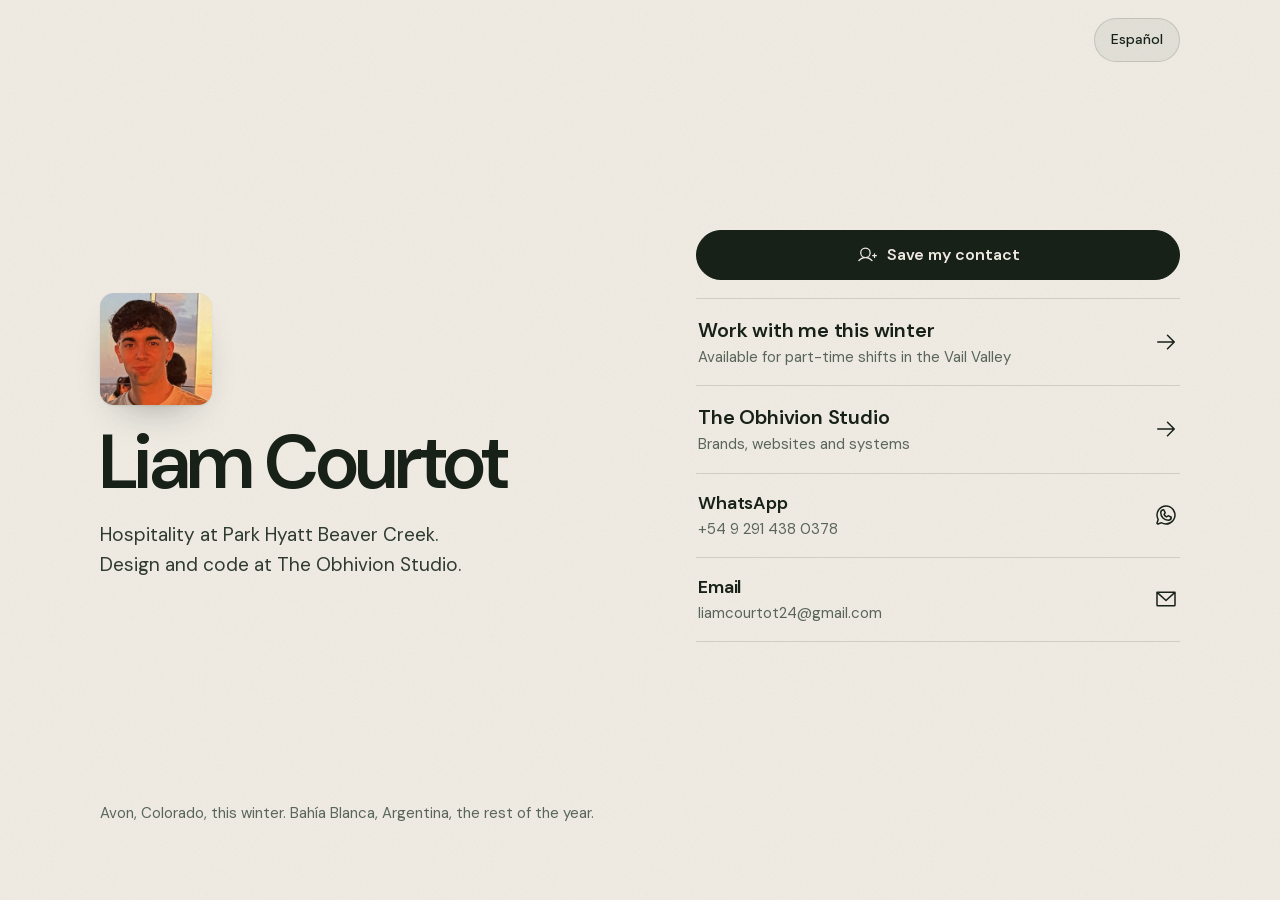
<file: index.html>
<!doctype html>
<html lang="en">
<head>
<meta charset="utf-8">
<meta name="viewport" content="width=device-width, initial-scale=1, viewport-fit=cover">
<title>Liam Courtot</title>
<meta name="description" content="Liam Courtot. Hospitality at Park Hyatt Beaver Creek, design and code at The Obhivion Studio.">
<meta name="theme-color" content="#F2EEE6" media="(prefers-color-scheme: light)">
<meta name="theme-color" content="#172118" media="(prefers-color-scheme: dark)">
<link rel="icon" href="assets/favicon.svg" type="image/svg+xml">
<link rel="preload" href="assets/fonts/dm-sans-400-700-latin.woff2" as="font" type="font/woff2" crossorigin>
<link rel="apple-touch-icon" href="assets/apple-touch-icon.png">
<link rel="stylesheet" href="assets/site.css">
<meta property="og:title" content="Liam Courtot">
<meta property="og:description" content="Liam Courtot. Hospitality at Park Hyatt Beaver Creek, design and code at The Obhivion Studio.">
<meta property="og:type" content="website">
<link rel="canonical" href="https://liamcourtot.github.io/">
<meta property="og:url" content="https://liamcourtot.github.io/">
<meta property="og:image" content="https://liamcourtot.github.io/assets/og.jpg">
<meta name="twitter:card" content="summary_large_image">
<script>(function(){var s;try{s=localStorage.getItem('lang')}catch(e){}document.documentElement.lang=s||((navigator.language||'').toLowerCase().indexOf('es')===0?'es':'en')})();</script>
<style>
  .hub { display: grid; gap: 36px; padding-block: 28px 8px; }
  .id { display: grid; gap: 18px; align-content: start; }
  .avatar { width: 112px; height: 112px; border-radius: var(--r); object-fit: cover; object-position: 50% 30%; box-shadow: var(--shadow); background: var(--paper-2); }
  .id h1 { font-size: clamp(44px, 11vw, 76px); letter-spacing: -.035em; }
  .role { font-size: 19px; color: var(--ink-soft); max-width: 30ch; }
  .actions { display: grid; gap: 18px; align-content: start; }
  .rows { display: grid; border-top: 1px solid var(--line); }
  .row {
    display: grid; grid-template-columns: minmax(0, 1fr) auto; align-items: center; gap: 4px 16px;
    padding: 16px 2px; min-height: 64px; text-decoration: none; border-bottom: 1px solid var(--line);
  }
  .row b { display: block; font-weight: 600; font-size: 18px; letter-spacing: -.01em; }
  .row span { display: block; color: var(--muted); font-size: 15px; overflow-wrap: anywhere; }
  .row .icon { width: 24px; height: 24px; color: var(--ink); transition: transform .2s cubic-bezier(.16, 1, .3, 1); }
  .row:hover b { text-decoration: underline; text-underline-offset: 4px; text-decoration-thickness: 1px; }
  .row:hover .go { transform: translateX(3px); }
  .row.lead b { font-size: 20px; }
  @media (min-width: 900px) {
    .hub { grid-template-columns: 1.1fr 1fr; gap: 64px; padding-block: 72px 24px; align-items: start; }
    .hub { align-items: center; min-height: calc(100dvh - 200px); }
  }
</style>
</head>
<body data-page="hub" data-title-en="Liam Courtot" data-title-es="Liam Courtot">
<svg xmlns="http://www.w3.org/2000/svg" width="0" height="0" style="position:absolute" aria-hidden="true" focusable="false">
<symbol id="ic-wa" viewBox="0 0 256 256"><path d="M187.58,144.84l-32-16a8,8,0,0,0-8,.5l-14.69,9.8a40.55,40.55,0,0,1-16-16l9.8-14.69a8,8,0,0,0,.5-8l-16-32A8,8,0,0,0,104,64a40,40,0,0,0-40,40,88.1,88.1,0,0,0,88,88,40,40,0,0,0,40-40A8,8,0,0,0,187.58,144.84ZM152,176a72.08,72.08,0,0,1-72-72A24,24,0,0,1,99.29,80.46l11.48,23L101,118a8,8,0,0,0-.73,7.51,56.47,56.47,0,0,0,30.15,30.15A8,8,0,0,0,138,155l14.61-9.74,23,11.48A24,24,0,0,1,152,176ZM128,24A104,104,0,0,0,36.18,176.88L24.83,210.93a16,16,0,0,0,20.24,20.24l34.05-11.35A104,104,0,1,0,128,24Zm0,192a87.87,87.87,0,0,1-44.06-11.81,8,8,0,0,0-6.54-.67L40,216,52.47,178.6a8,8,0,0,0-.66-6.54A88,88,0,1,1,128,216Z"/></symbol>
<symbol id="ic-mail" viewBox="0 0 256 256"><path d="M224,48H32a8,8,0,0,0-8,8V192a16,16,0,0,0,16,16H216a16,16,0,0,0,16-16V56A8,8,0,0,0,224,48ZM203.43,64,128,133.15,52.57,64ZM216,192H40V74.19l82.59,75.71a8,8,0,0,0,10.82,0L216,74.19V192Z"/></symbol>
<symbol id="ic-phone" viewBox="0 0 256 256"><path d="M222.37,158.46l-47.11-21.11-.13-.06a16,16,0,0,0-15.17,1.4,8.12,8.12,0,0,0-.75.56L134.87,160c-15.42-7.49-31.34-23.29-38.83-38.51l20.78-24.71c.2-.25.39-.5.57-.77a16,16,0,0,0,1.32-15.06l0-.12L97.54,33.64a16,16,0,0,0-16.62-9.52A56.26,56.26,0,0,0,32,80c0,79.4,64.6,144,144,144a56.26,56.26,0,0,0,55.88-48.92A16,16,0,0,0,222.37,158.46ZM176,208A128.14,128.14,0,0,1,48,80,40.2,40.2,0,0,1,82.87,40a.61.61,0,0,0,0,.12l21,47L83.2,111.86a6.13,6.13,0,0,0-.57.77,16,16,0,0,0-1,15.7c9.06,18.53,27.73,37.06,46.46,46.11a16,16,0,0,0,15.75-1.14,8.44,8.44,0,0,0,.74-.56L168.89,152l47,21.05h0s.08,0,.11,0A40.21,40.21,0,0,1,176,208Z"/></symbol>
<symbol id="ic-li" viewBox="0 0 256 256"><path d="M216,24H40A16,16,0,0,0,24,40V216a16,16,0,0,0,16,16H216a16,16,0,0,0,16-16V40A16,16,0,0,0,216,24Zm0,192H40V40H216V216ZM96,112v64a8,8,0,0,1-16,0V112a8,8,0,0,1,16,0Zm88,28v36a8,8,0,0,1-16,0V140a20,20,0,0,0-40,0v36a8,8,0,0,1-16,0V112a8,8,0,0,1,15.79-1.78A36,36,0,0,1,184,140ZM100,84A12,12,0,1,1,88,72,12,12,0,0,1,100,84Z"/></symbol>
<symbol id="ic-ig" viewBox="0 0 256 256"><path d="M128,80a48,48,0,1,0,48,48A48.05,48.05,0,0,0,128,80Zm0,80a32,32,0,1,1,32-32A32,32,0,0,1,128,160ZM176,24H80A56.06,56.06,0,0,0,24,80v96a56.06,56.06,0,0,0,56,56h96a56.06,56.06,0,0,0,56-56V80A56.06,56.06,0,0,0,176,24Zm40,152a40,40,0,0,1-40,40H80a40,40,0,0,1-40-40V80A40,40,0,0,1,80,40h96a40,40,0,0,1,40,40ZM192,76a12,12,0,1,1-12-12A12,12,0,0,1,192,76Z"/></symbol>
<symbol id="ic-user" viewBox="0 0 256 256"><path d="M256,136a8,8,0,0,1-8,8H232v16a8,8,0,0,1-16,0V144H200a8,8,0,0,1,0-16h16V112a8,8,0,0,1,16,0v16h16A8,8,0,0,1,256,136Zm-57.87,58.85a8,8,0,0,1-12.26,10.3C165.75,181.19,138.09,168,108,168s-57.75,13.19-77.87,37.15a8,8,0,0,1-12.25-10.3c14.94-17.78,33.52-30.41,54.17-37.17a68,68,0,1,1,71.9,0C164.6,164.44,183.18,177.07,198.13,194.85ZM108,152a52,52,0,1,0-52-52A52.06,52.06,0,0,0,108,152Z"/></symbol>
<symbol id="ic-dl" viewBox="0 0 256 256"><path d="M224,144v64a8,8,0,0,1-8,8H40a8,8,0,0,1-8-8V144a8,8,0,0,1,16,0v56H208V144a8,8,0,0,1,16,0Zm-101.66,5.66a8,8,0,0,0,11.32,0l40-40a8,8,0,0,0-11.32-11.32L136,124.69V32a8,8,0,0,0-16,0v92.69L93.66,98.34a8,8,0,0,0-11.32,11.32Z"/></symbol>
<symbol id="ic-up" viewBox="0 0 256 256"><path d="M200,64V168a8,8,0,0,1-16,0V83.31L69.66,197.66a8,8,0,0,1-11.32-11.32L172.69,72H88a8,8,0,0,1,0-16H192A8,8,0,0,1,200,64Z"/></symbol>
<symbol id="ic-arrow" viewBox="0 0 256 256"><path d="M221.66,133.66l-72,72a8,8,0,0,1-11.32-11.32L196.69,136H40a8,8,0,0,1,0-16H196.69L138.34,61.66a8,8,0,0,1,11.32-11.32l72,72A8,8,0,0,1,221.66,133.66Z"/></symbol>
<symbol id="ic-chat" viewBox="0 0 256 256"><path d="M216,48H40A16,16,0,0,0,24,64V224a15.85,15.85,0,0,0,9.24,14.5A16.13,16.13,0,0,0,40,240a15.89,15.89,0,0,0,10.25-3.78l.09-.07L83,208H216a16,16,0,0,0,16-16V64A16,16,0,0,0,216,48ZM40,224h0ZM216,192H80a8,8,0,0,0-5.23,1.95L40,224V64H216ZM88,112a8,8,0,0,1,8-8h64a8,8,0,0,1,0,16H96A8,8,0,0,1,88,112Zm0,32a8,8,0,0,1,8-8h64a8,8,0,1,1,0,16H96A8,8,0,0,1,88,144Z"/></symbol>
</svg>

<a class="skip" href="#main">Skip to content</a>
<header class="bar"><div class="wrap"><span></span><button id="lang" class="lang" type="button">Español</button></div></header>

<main id="main" class="wrap hub">
  <section class="id">
    <img class="avatar rise" style="--i:0" src="assets/liam-hub.jpg" width="112" height="112" alt="Liam Courtot">
    <h1 class="rise" style="--i:1">Liam Courtot</h1>
    <p class="role rise" style="--i:2">
      <span data-l="en">Hospitality at Park Hyatt Beaver Creek. Design and code at The Obhivion Studio.</span>
      <span data-l="es">Hospitalidad en el Park Hyatt Beaver Creek. Diseño y código en The Obhivion Studio.</span>
    </p>
  </section>

  <div class="actions">
    <a class="btn primary block rise" style="--i:3" href="liam-courtot.vcf" download="Liam Courtot.vcf">
      <svg class="icon" aria-hidden="true"><use href="#ic-user"/></svg>
      <span data-l="en">Save my contact</span><span data-l="es">Guardar mi contacto</span>
    </a>
    <nav class="rows rise" style="--i:4" aria-label="Links">
      <a class="row lead" href="work/">
        <div><b data-l="en">Work with me this winter</b><b data-l="es">Trabajar conmigo este invierno</b>
          <span data-l="en">Available for part-time shifts in the Vail Valley</span><span data-l="es">Disponible para turnos part-time en el Vail Valley</span></div>
        <svg class="icon go" aria-hidden="true"><use href="#ic-arrow"/></svg>
      </a>
      <a class="row lead" href="studio/" data-studio>
        <div><b>The Obhivion Studio</b>
          <span data-l="en">Brands, websites and systems</span><span data-l="es">Marcas, webs y sistemas</span></div>
        <svg class="icon go" aria-hidden="true"><use href="#ic-arrow"/></svg>
      </a>
      <a class="row" data-msg data-if="whatsapp" href="#">
        <div><b>WhatsApp</b><span data-wa-text></span></div>
        <svg class="icon" aria-hidden="true"><use href="#ic-wa"/></svg>
      </a>
      <a class="row" data-email href="#">
        <div><b>Email</b><span data-email-text></span></div>
        <svg class="icon" aria-hidden="true"><use href="#ic-mail"/></svg>
      </a>
      <a class="row" data-if="instagram" href="#" hidden>
        <div><b>Instagram</b><span data-handle></span></div>
        <svg class="icon" aria-hidden="true"><use href="#ic-ig"/></svg>
      </a>
      <a class="row" data-if="linkedin" href="#" hidden>
        <div><b>LinkedIn</b><span>Liam Courtot</span></div>
        <svg class="icon" aria-hidden="true"><use href="#ic-li"/></svg>
      </a>
    </nav>
  </div>
</main>

<footer class="foot"><div class="wrap">
  <span data-l="en">Avon, Colorado, this winter. Bahía Blanca, Argentina, the rest of the year.</span>
  <span data-l="es">Avon, Colorado, este invierno. Bahía Blanca, Argentina, el resto del año.</span>
</div></footer>

<script src="assets/config.js"></script>
<script src="assets/site.js"></script>
</body>
</html>
</file>
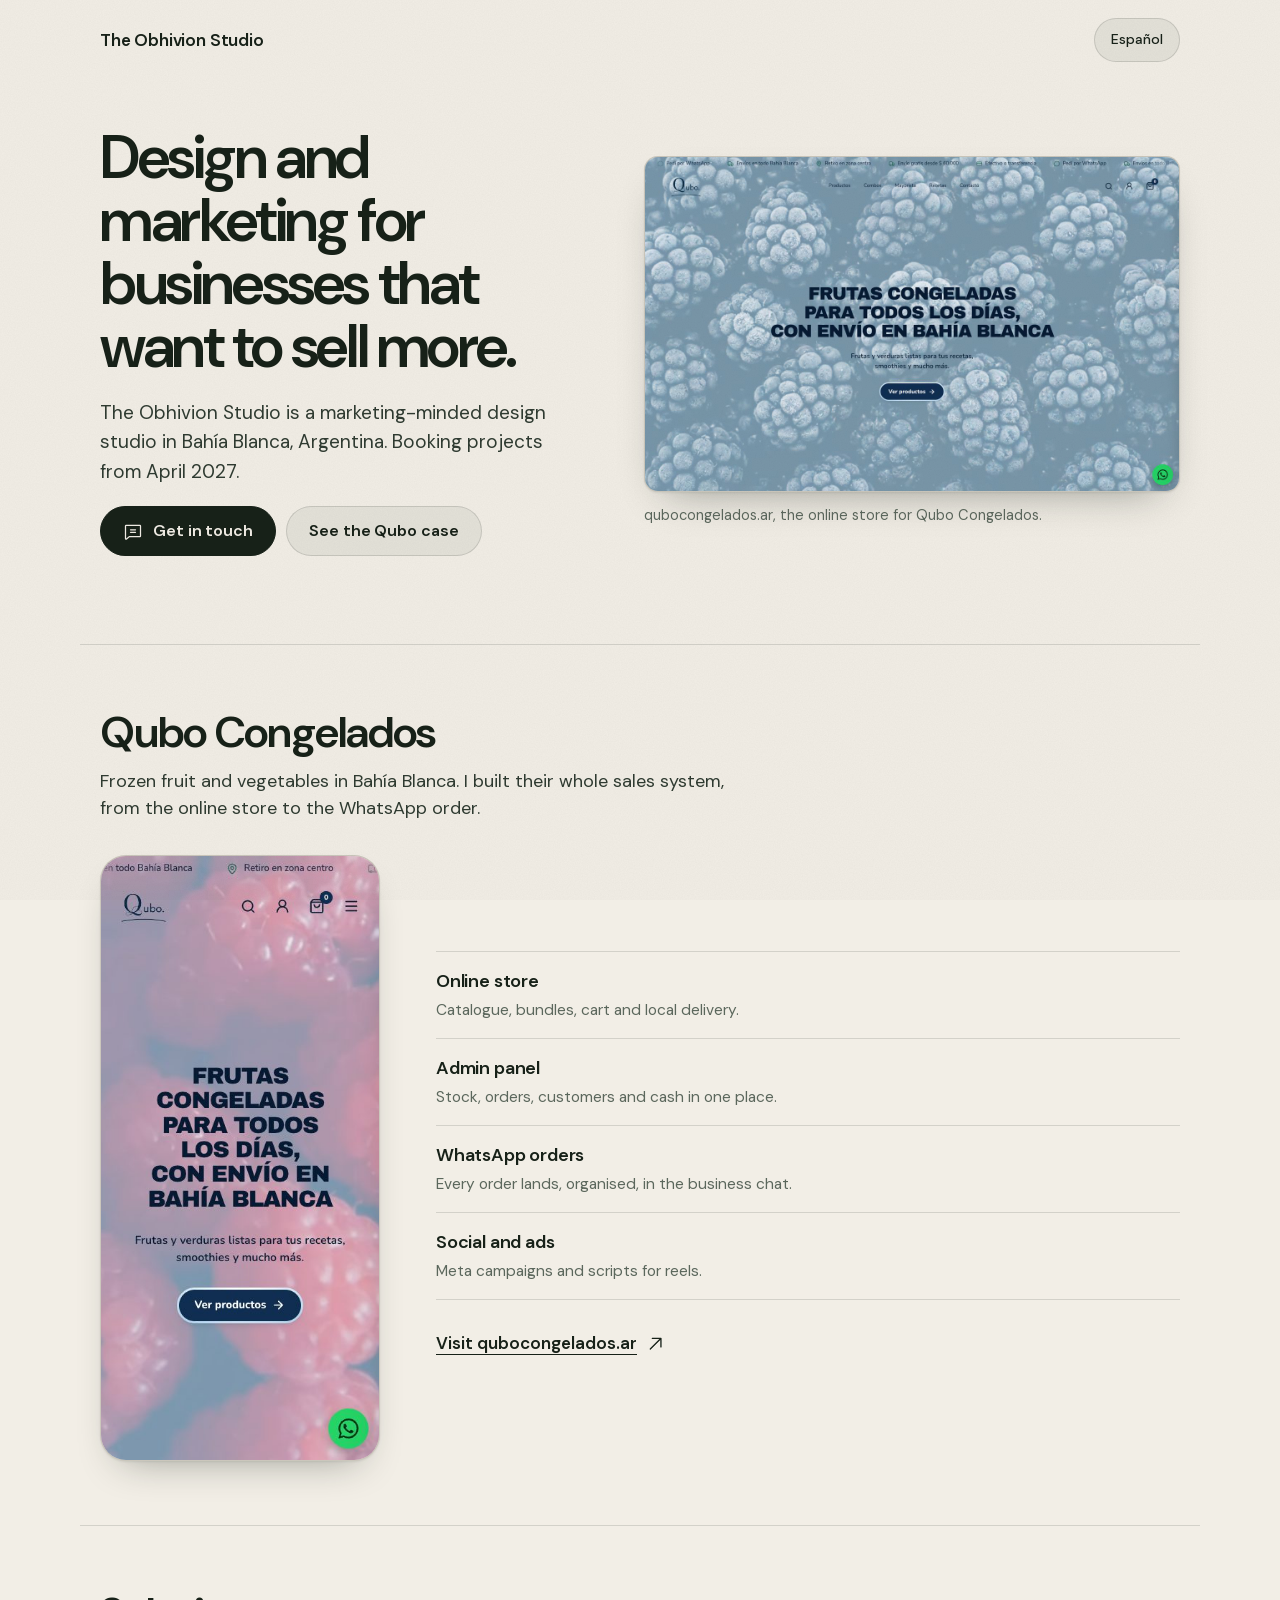
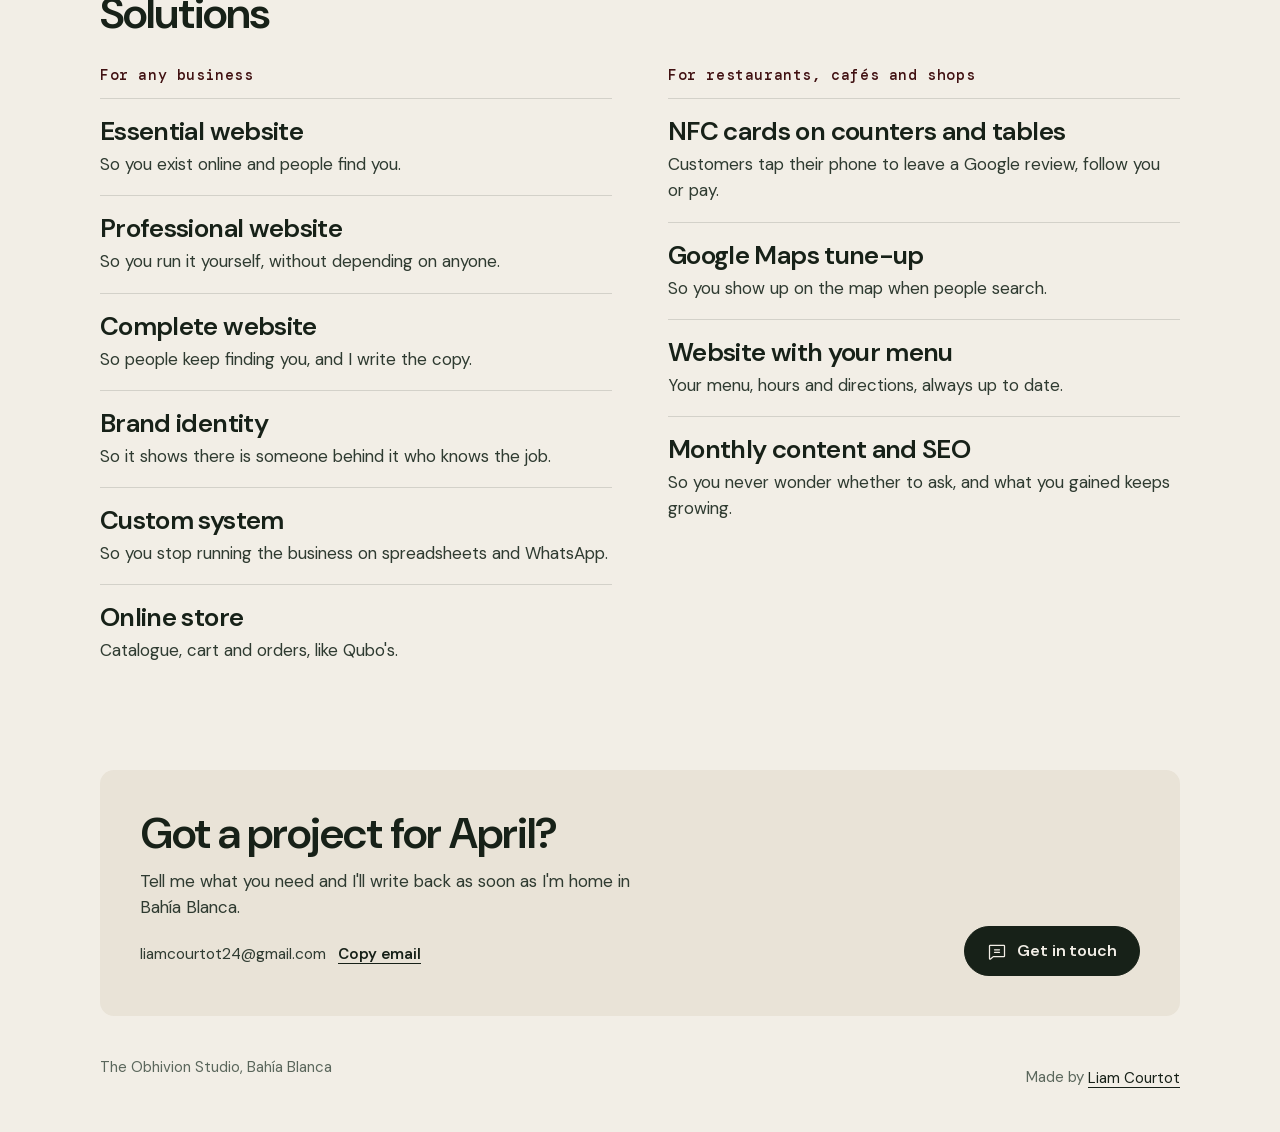
<file: studio/index.html>
<!doctype html>
<html lang="es">
<head>
<meta charset="utf-8">
<meta name="viewport" content="width=device-width, initial-scale=1, viewport-fit=cover">
<title>The Obhivion Studio</title>
<meta name="description" content="Estudio de diseño orientado al marketing en Bahía Blanca: webs, marca, sistemas y soluciones para restaurantes. Proyectos desde abril de 2027.">
<meta name="theme-color" content="#F2EEE6" media="(prefers-color-scheme: light)">
<meta name="theme-color" content="#172118" media="(prefers-color-scheme: dark)">
<link rel="icon" href="../assets/favicon.svg" type="image/svg+xml">
<link rel="preload" href="../assets/fonts/dm-sans-400-700-latin.woff2" as="font" type="font/woff2" crossorigin>
<link rel="apple-touch-icon" href="../assets/apple-touch-icon.png">
<link rel="stylesheet" href="../assets/site.css">
<meta property="og:title" content="The Obhivion Studio">
<meta property="og:description" content="Estudio de diseño orientado al marketing en Bahía Blanca: webs, marca, sistemas y soluciones para restaurantes. Proyectos desde abril de 2027.">
<meta property="og:type" content="website">
<link rel="canonical" href="https://liamcourtot.github.io/studio/">
<meta property="og:url" content="https://liamcourtot.github.io/studio/">
<meta property="og:image" content="https://liamcourtot.github.io/assets/og.jpg">
<meta name="twitter:card" content="summary_large_image">
<script>(function(){var s;try{s=localStorage.getItem('lang')}catch(e){}document.documentElement.lang=s||((navigator.language||'').toLowerCase().indexOf('es')===0?'es':'en')})();</script>
<style>
  .hero { display: grid; gap: 40px; padding-block: 28px 64px; }
  .hero-copy { display: grid; gap: 20px; align-content: start; }
  .hero h1 { font-size: clamp(38px, 6vw, 60px); letter-spacing: -.04em; max-width: 14ch; }
  .lede { font-size: 19px; color: var(--ink-soft); max-width: 40ch; }
  .shot { position: relative; }
  .shot .desk { width: 100%; aspect-ratio: 1280 / 800; height: auto; object-fit: cover; border-radius: var(--r); box-shadow: var(--shadow); border: 1px solid var(--line); background: var(--paper-2); }
  .shot figcaption { margin-top: 12px; font-size: 14.5px; color: var(--muted); }

  section.block { padding-block: 64px; border-top: 1px solid var(--line); display: grid; gap: 32px; }
  section.block h2 { font-size: clamp(30px, 4.6vw, 44px); }
  .intro { color: var(--ink-soft); font-size: 18px; max-width: 52ch; }

  .case { display: grid; gap: 28px; }
  .phone { width: min(280px, 70vw); aspect-ratio: 390 / 844; height: auto; object-fit: cover; object-position: top; border-radius: 26px; border: 1px solid var(--line); box-shadow: var(--shadow); background: var(--paper-2); }
  .built { list-style: none; margin: 0; padding: 0; display: grid; gap: 0; border-top: 1px solid var(--line); }
  .built li { padding: 16px 0; border-bottom: 1px solid var(--line); display: grid; gap: 2px; }
  .built b { font-weight: 600; font-size: 18px; letter-spacing: -.01em; }
  .built span { color: var(--muted); font-size: 15.5px; }
  .visit { display: inline-flex; align-items: center; gap: 8px; min-height: 44px; font-weight: 600; text-underline-offset: 5px; }

  .groups { display: grid; gap: 40px; }
  .group { display: grid; gap: 14px; align-content: start; }
  .group h3 { font-size: 15px; font-family: var(--mono); font-weight: 500; letter-spacing: .04em; color: var(--accent); }
  .services { display: grid; gap: 0; margin: 0; }
  .services div { display: grid; gap: 4px; padding: 18px 0; border-top: 1px solid var(--line); }
  .services dt { font-size: clamp(21px, 2.6vw, 26px); font-weight: 600; letter-spacing: -.025em; line-height: 1.15; }
  .services dd { margin: 0; color: var(--ink-soft); max-width: 46ch; }

  .contact { background: var(--paper-2); border-radius: var(--r); padding: 28px 22px; display: grid; gap: 18px; margin-top: 24px; }
  .contact h2 { font-size: clamp(30px, 5vw, 44px); }
  .contact p { color: var(--ink-soft); max-width: 44ch; }
  .mailline { display: flex; flex-wrap: wrap; gap: 6px 12px; align-items: center; font-size: 15.5px; color: var(--muted); }
  .linkbtn { font: inherit; font-size: 15px; font-weight: 600; color: var(--ink); background: none; border: 0; padding: 10px 0; min-height: 44px; cursor: pointer; text-decoration: underline; text-underline-offset: 4px; }

  @media (min-width: 900px) {
    .hero { grid-template-columns: minmax(0, 1fr) minmax(0, 1.1fr); gap: 56px; padding-block: 64px 88px; align-items: center; }
    .case { grid-template-columns: auto minmax(0, 1fr); gap: 56px; align-items: center; }
    .groups { grid-template-columns: minmax(0, 1fr) minmax(0, 1fr); gap: 56px; }
    .contact { grid-template-columns: minmax(0, 1fr) auto; align-items: end; padding: 40px; }
  }
</style>
</head>
<body data-page="studio" data-title-es="The Obhivion Studio" data-title-en="The Obhivion Studio">
<svg xmlns="http://www.w3.org/2000/svg" width="0" height="0" style="position:absolute" aria-hidden="true" focusable="false">
<symbol id="ic-wa" viewBox="0 0 256 256"><path d="M187.58,144.84l-32-16a8,8,0,0,0-8,.5l-14.69,9.8a40.55,40.55,0,0,1-16-16l9.8-14.69a8,8,0,0,0,.5-8l-16-32A8,8,0,0,0,104,64a40,40,0,0,0-40,40,88.1,88.1,0,0,0,88,88,40,40,0,0,0,40-40A8,8,0,0,0,187.58,144.84ZM152,176a72.08,72.08,0,0,1-72-72A24,24,0,0,1,99.29,80.46l11.48,23L101,118a8,8,0,0,0-.73,7.51,56.47,56.47,0,0,0,30.15,30.15A8,8,0,0,0,138,155l14.61-9.74,23,11.48A24,24,0,0,1,152,176ZM128,24A104,104,0,0,0,36.18,176.88L24.83,210.93a16,16,0,0,0,20.24,20.24l34.05-11.35A104,104,0,1,0,128,24Zm0,192a87.87,87.87,0,0,1-44.06-11.81,8,8,0,0,0-6.54-.67L40,216,52.47,178.6a8,8,0,0,0-.66-6.54A88,88,0,1,1,128,216Z"/></symbol>
<symbol id="ic-mail" viewBox="0 0 256 256"><path d="M224,48H32a8,8,0,0,0-8,8V192a16,16,0,0,0,16,16H216a16,16,0,0,0,16-16V56A8,8,0,0,0,224,48ZM203.43,64,128,133.15,52.57,64ZM216,192H40V74.19l82.59,75.71a8,8,0,0,0,10.82,0L216,74.19V192Z"/></symbol>
<symbol id="ic-phone" viewBox="0 0 256 256"><path d="M222.37,158.46l-47.11-21.11-.13-.06a16,16,0,0,0-15.17,1.4,8.12,8.12,0,0,0-.75.56L134.87,160c-15.42-7.49-31.34-23.29-38.83-38.51l20.78-24.71c.2-.25.39-.5.57-.77a16,16,0,0,0,1.32-15.06l0-.12L97.54,33.64a16,16,0,0,0-16.62-9.52A56.26,56.26,0,0,0,32,80c0,79.4,64.6,144,144,144a56.26,56.26,0,0,0,55.88-48.92A16,16,0,0,0,222.37,158.46ZM176,208A128.14,128.14,0,0,1,48,80,40.2,40.2,0,0,1,82.87,40a.61.61,0,0,0,0,.12l21,47L83.2,111.86a6.13,6.13,0,0,0-.57.77,16,16,0,0,0-1,15.7c9.06,18.53,27.73,37.06,46.46,46.11a16,16,0,0,0,15.75-1.14,8.44,8.44,0,0,0,.74-.56L168.89,152l47,21.05h0s.08,0,.11,0A40.21,40.21,0,0,1,176,208Z"/></symbol>
<symbol id="ic-li" viewBox="0 0 256 256"><path d="M216,24H40A16,16,0,0,0,24,40V216a16,16,0,0,0,16,16H216a16,16,0,0,0,16-16V40A16,16,0,0,0,216,24Zm0,192H40V40H216V216ZM96,112v64a8,8,0,0,1-16,0V112a8,8,0,0,1,16,0Zm88,28v36a8,8,0,0,1-16,0V140a20,20,0,0,0-40,0v36a8,8,0,0,1-16,0V112a8,8,0,0,1,15.79-1.78A36,36,0,0,1,184,140ZM100,84A12,12,0,1,1,88,72,12,12,0,0,1,100,84Z"/></symbol>
<symbol id="ic-ig" viewBox="0 0 256 256"><path d="M128,80a48,48,0,1,0,48,48A48.05,48.05,0,0,0,128,80Zm0,80a32,32,0,1,1,32-32A32,32,0,0,1,128,160ZM176,24H80A56.06,56.06,0,0,0,24,80v96a56.06,56.06,0,0,0,56,56h96a56.06,56.06,0,0,0,56-56V80A56.06,56.06,0,0,0,176,24Zm40,152a40,40,0,0,1-40,40H80a40,40,0,0,1-40-40V80A40,40,0,0,1,80,40h96a40,40,0,0,1,40,40ZM192,76a12,12,0,1,1-12-12A12,12,0,0,1,192,76Z"/></symbol>
<symbol id="ic-user" viewBox="0 0 256 256"><path d="M256,136a8,8,0,0,1-8,8H232v16a8,8,0,0,1-16,0V144H200a8,8,0,0,1,0-16h16V112a8,8,0,0,1,16,0v16h16A8,8,0,0,1,256,136Zm-57.87,58.85a8,8,0,0,1-12.26,10.3C165.75,181.19,138.09,168,108,168s-57.75,13.19-77.87,37.15a8,8,0,0,1-12.25-10.3c14.94-17.78,33.52-30.41,54.17-37.17a68,68,0,1,1,71.9,0C164.6,164.44,183.18,177.07,198.13,194.85ZM108,152a52,52,0,1,0-52-52A52.06,52.06,0,0,0,108,152Z"/></symbol>
<symbol id="ic-dl" viewBox="0 0 256 256"><path d="M224,144v64a8,8,0,0,1-8,8H40a8,8,0,0,1-8-8V144a8,8,0,0,1,16,0v56H208V144a8,8,0,0,1,16,0Zm-101.66,5.66a8,8,0,0,0,11.32,0l40-40a8,8,0,0,0-11.32-11.32L136,124.69V32a8,8,0,0,0-16,0v92.69L93.66,98.34a8,8,0,0,0-11.32,11.32Z"/></symbol>
<symbol id="ic-up" viewBox="0 0 256 256"><path d="M200,64V168a8,8,0,0,1-16,0V83.31L69.66,197.66a8,8,0,0,1-11.32-11.32L172.69,72H88a8,8,0,0,1,0-16H192A8,8,0,0,1,200,64Z"/></symbol>
<symbol id="ic-arrow" viewBox="0 0 256 256"><path d="M221.66,133.66l-72,72a8,8,0,0,1-11.32-11.32L196.69,136H40a8,8,0,0,1,0-16H196.69L138.34,61.66a8,8,0,0,1,11.32-11.32l72,72A8,8,0,0,1,221.66,133.66Z"/></symbol>
<symbol id="ic-chat" viewBox="0 0 256 256"><path d="M216,48H40A16,16,0,0,0,24,64V224a15.85,15.85,0,0,0,9.24,14.5A16.13,16.13,0,0,0,40,240a15.89,15.89,0,0,0,10.25-3.78l.09-.07L83,208H216a16,16,0,0,0,16-16V64A16,16,0,0,0,216,48ZM40,224h0ZM216,192H80a8,8,0,0,0-5.23,1.95L40,224V64H216ZM88,112a8,8,0,0,1,8-8h64a8,8,0,0,1,0,16H96A8,8,0,0,1,88,112Zm0,32a8,8,0,0,1,8-8h64a8,8,0,1,1,0,16H96A8,8,0,0,1,88,144Z"/></symbol>
</svg>

<a class="skip" href="#main"><span data-l="es">Ir al contenido</span><span data-l="en">Skip to content</span></a>
<header class="bar"><div class="wrap"><a class="wordmark" href="./">The Obhivion Studio</a><button id="lang" class="lang" type="button">English</button></div></header>

<main id="main">
  <section class="wrap hero">
    <div class="hero-copy">
      <h1 class="rise" style="--i:0"><span data-l="es">Diseño y marketing para negocios que quieren vender más.</span><span data-l="en">Design and marketing for businesses that want to sell more.</span></h1>
      <p class="lede rise" style="--i:1"><span data-l="es">The Obhivion Studio es un estudio de diseño orientado al marketing, en Bahía Blanca. Tomo proyectos desde abril de 2027.</span><span data-l="en">The Obhivion Studio is a marketing-minded design studio in Bahía Blanca, Argentina. Booking projects from April 2027.</span></p>
      <div class="btns rise" style="--i:2">
        <a class="btn primary" data-msg href="#"><svg class="icon" aria-hidden="true"><use href="#ic-chat"/></svg><span data-l="es">Escribime</span><span data-l="en">Get in touch</span></a>
        <a class="btn" href="#qubo"><span data-l="es">Ver el caso Qubo</span><span data-l="en">See the Qubo case</span></a>
      </div>
    </div>
    <figure class="shot rise" style="--i:1;margin:0">
      <img class="desk" src="../assets/qubo-desktop.jpg" width="1280" height="800" alt="Página de inicio de qubocongelados.ar" fetchpriority="high">
      <figcaption><span data-l="es">qubocongelados.ar, la tienda online de Qubo Congelados.</span><span data-l="en">qubocongelados.ar, the online store for Qubo Congelados.</span></figcaption>
    </figure>
  </section>

  <section class="wrap block" id="qubo" aria-labelledby="h-qubo">
    <div style="display:grid;gap:12px">
      <h2 id="h-qubo">Qubo Congelados</h2>
      <p class="intro"><span data-l="es">Frutas y verduras congeladas en Bahía Blanca. Les armé el sistema completo para vender: de la tienda al pedido por WhatsApp.</span><span data-l="en">Frozen fruit and vegetables in Bahía Blanca. I built their whole sales system, from the online store to the WhatsApp order.</span></p>
    </div>
    <div class="case">
      <img class="phone" src="../assets/qubo-mobile.jpg" width="390" height="844" loading="lazy" alt="qubocongelados.ar en el celular">
      <div style="display:grid;gap:22px">
        <ul class="built">
          <li><b data-l="es">Tienda online</b><b data-l="en">Online store</b><span data-l="es">Catálogo, combos, carrito y envíos en la ciudad.</span><span data-l="en">Catalogue, bundles, cart and local delivery.</span></li>
          <li><b data-l="es">Panel de administración</b><b data-l="en">Admin panel</b><span data-l="es">Stock, pedidos, clientes y caja en un solo lugar.</span><span data-l="en">Stock, orders, customers and cash in one place.</span></li>
          <li><b data-l="es">Pedidos por WhatsApp</b><b data-l="en">WhatsApp orders</b><span data-l="es">Cada pedido llega ordenado al chat del negocio.</span><span data-l="en">Every order lands, organised, in the business chat.</span></li>
          <li><b data-l="es">Redes y anuncios</b><b data-l="en">Social and ads</b><span data-l="es">Campañas de Meta y guiones para reels.</span><span data-l="en">Meta campaigns and scripts for reels.</span></li>
        </ul>
        <a class="visit" href="https://www.qubocongelados.ar/" target="_blank" rel="noopener"><span data-l="es">Visitar qubocongelados.ar</span><span data-l="en">Visit qubocongelados.ar</span><svg class="icon" aria-hidden="true"><use href="#ic-up"/></svg></a>
      </div>
    </div>
  </section>

  <section class="wrap block" aria-labelledby="h-what">
    <h2 id="h-what"><span data-l="es">Soluciones</span><span data-l="en">Solutions</span></h2>
    <div class="groups">
      <div class="group">
        <h3><span data-l="es">Para cualquier negocio</span><span data-l="en">For any business</span></h3>
        <dl class="services">
          <div><dt><span data-l="es">Web Esencial</span><span data-l="en">Essential website</span></dt><dd><span data-l="es">Que existas y te encuentren.</span><span data-l="en">So you exist online and people find you.</span></dd></div>
          <div><dt><span data-l="es">Web Profesional</span><span data-l="en">Professional website</span></dt><dd><span data-l="es">Que la manejes vos, sin depender de nadie.</span><span data-l="en">So you run it yourself, without depending on anyone.</span></dd></div>
          <div><dt><span data-l="es">Web Completa</span><span data-l="en">Complete website</span></dt><dd><span data-l="es">Que te sigan encontrando, y que los textos los escriba yo.</span><span data-l="en">So people keep finding you, and I write the copy.</span></dd></div>
          <div><dt><span data-l="es">Identidad de marca</span><span data-l="en">Brand identity</span></dt><dd><span data-l="es">Que se note que atrás hay alguien que sabe lo que hace.</span><span data-l="en">So it shows there is someone behind it who knows the job.</span></dd></div>
          <div><dt><span data-l="es">Sistema a medida</span><span data-l="en">Custom system</span></dt><dd><span data-l="es">Que dejes de manejar el negocio entre planillas y WhatsApp.</span><span data-l="en">So you stop running the business on spreadsheets and WhatsApp.</span></dd></div>
          <div><dt><span data-l="es">Tienda online</span><span data-l="en">Online store</span></dt><dd><span data-l="es">Catálogo, carrito y pedidos, como la de Qubo.</span><span data-l="en">Catalogue, cart and orders, like Qubo's.</span></dd></div>
        </dl>
      </div>
      <div class="group">
        <h3><span data-l="es">Para restaurantes, cafés y locales</span><span data-l="en">For restaurants, cafés and shops</span></h3>
        <dl class="services">
          <div><dt><span data-l="es">Tarjeta NFC en mostrador y mesas</span><span data-l="en">NFC cards on counters and tables</span></dt><dd><span data-l="es">Que el cliente apoye el teléfono y te deje la reseña en Google, te siga en Instagram o te pague.</span><span data-l="en">Customers tap their phone to leave a Google review, follow you or pay.</span></dd></div>
          <div><dt><span data-l="es">Puesta a punto en Google Maps</span><span data-l="en">Google Maps tune-up</span></dt><dd><span data-l="es">Que aparezcas en el mapa cuando te buscan.</span><span data-l="en">So you show up on the map when people search.</span></dd></div>
          <div><dt><span data-l="es">Web con la carta</span><span data-l="en">Website with your menu</span></dt><dd><span data-l="es">La carta, los horarios y cómo llegar, siempre al día.</span><span data-l="en">Your menu, hours and directions, always up to date.</span></dd></div>
          <div><dt><span data-l="es">Contenido y SEO todos los meses</span><span data-l="en">Monthly content and SEO</span></dt><dd><span data-l="es">Que no tengas que pensar si vale la pena pedirme algo, y que lo ganado no se quede quieto.</span><span data-l="en">So you never wonder whether to ask, and what you gained keeps growing.</span></dd></div>
        </dl>
      </div>
    </div>
  </section>

  <section class="wrap">
    <div class="contact">
      <div style="display:grid;gap:12px">
        <h2><span data-l="es">¿Tenés un proyecto para abril?</span><span data-l="en">Got a project for April?</span></h2>
        <p><span data-l="es">Contame qué necesitás y te escribo apenas vuelva a Bahía Blanca.</span><span data-l="en">Tell me what you need and I'll write back as soon as I'm home in Bahía Blanca.</span></p>
        <p class="mailline"><span data-email data-email-text></span><button class="linkbtn" type="button" data-copy-email><span data-l="es">Copiar mail</span><span data-l="en">Copy email</span></button></p>
      </div>
      <div class="btns">
        <a class="btn primary" data-msg href="#"><svg class="icon" aria-hidden="true"><use href="#ic-chat"/></svg><span data-l="es">Escribime</span><span data-l="en">Get in touch</span></a>
        <a class="btn" data-if="instagramStudio" href="#" hidden><svg class="icon" aria-hidden="true"><use href="#ic-ig"/></svg><span data-handle></span></a>
      </div>
    </div>
  </section>
</main>

<footer class="foot"><div class="wrap">
  <span>The Obhivion Studio, Bahía Blanca</span>
  <span><span data-l="es">Hecho por</span><span data-l="en">Made by</span> <a href="../">Liam Courtot</a></span>
</div></footer>

<script src="../assets/config.js"></script>
<script src="../assets/site.js"></script>
</body>
</html>
</file>
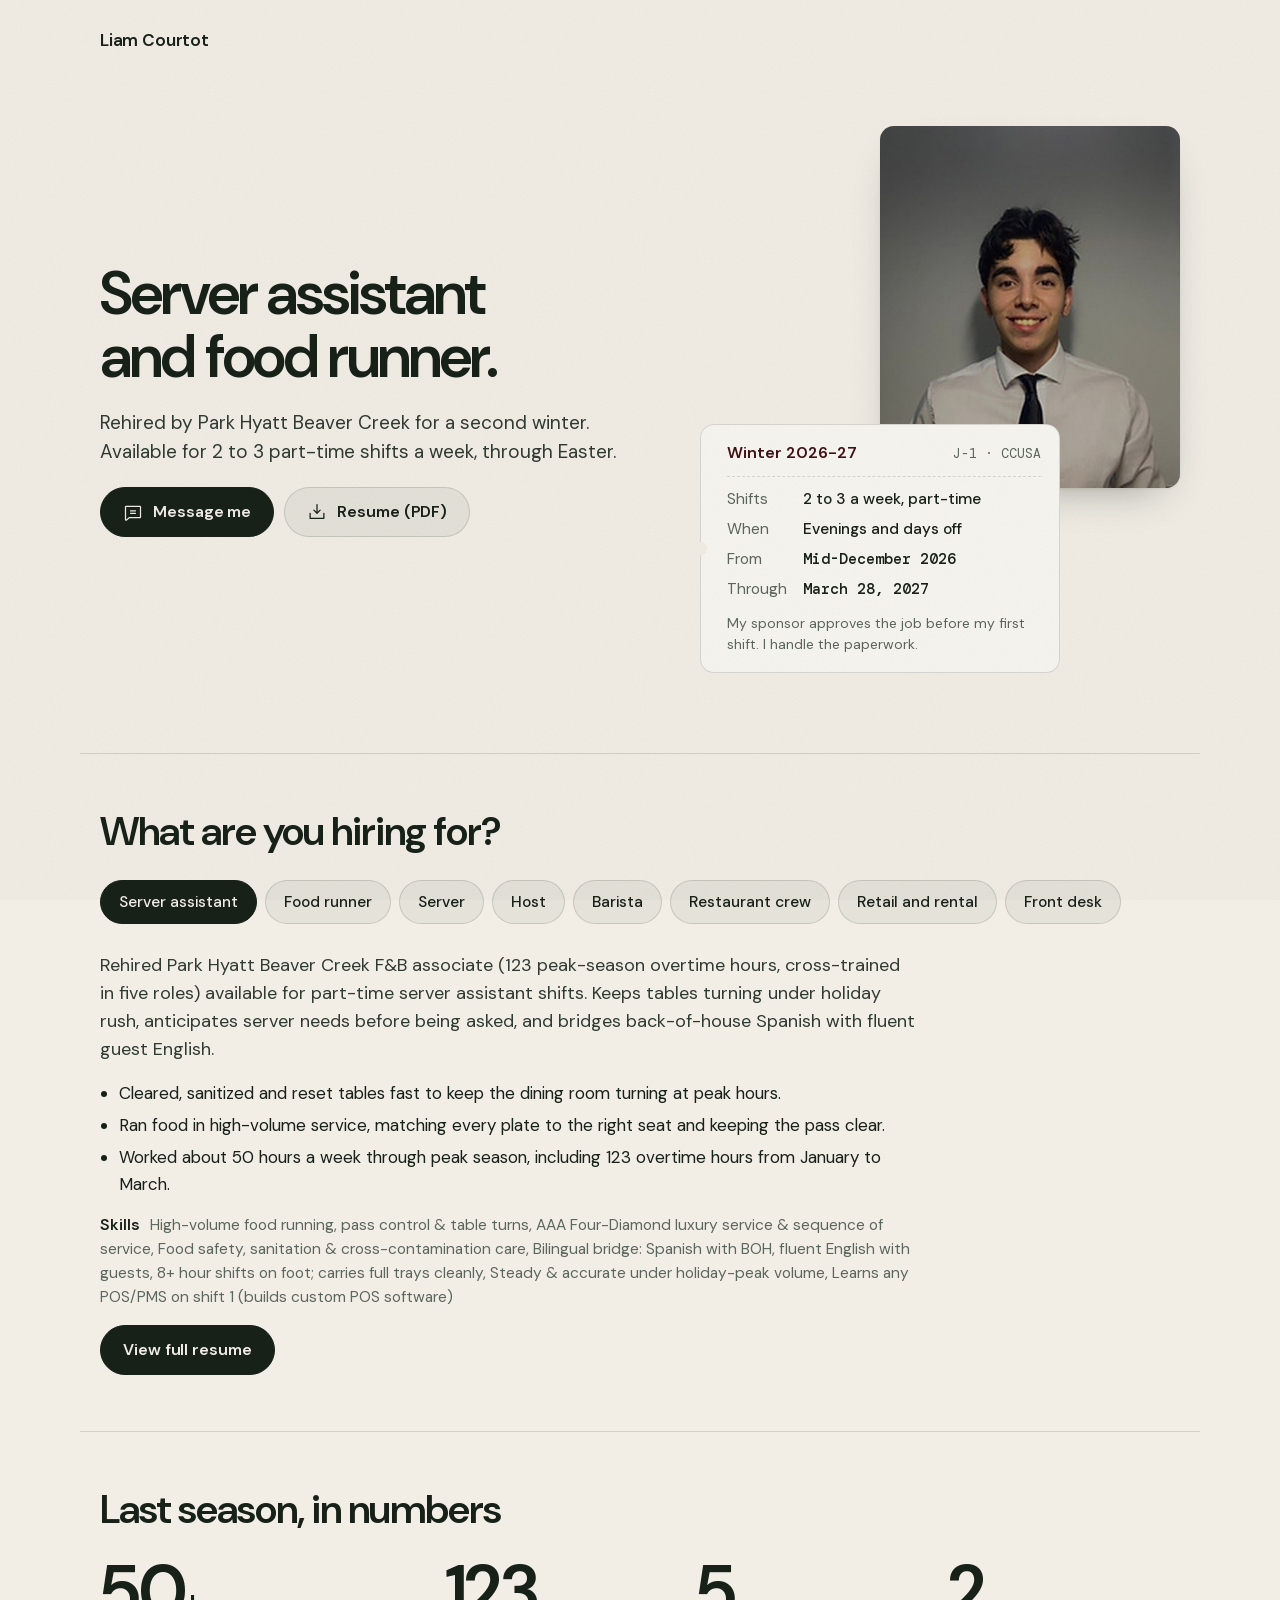
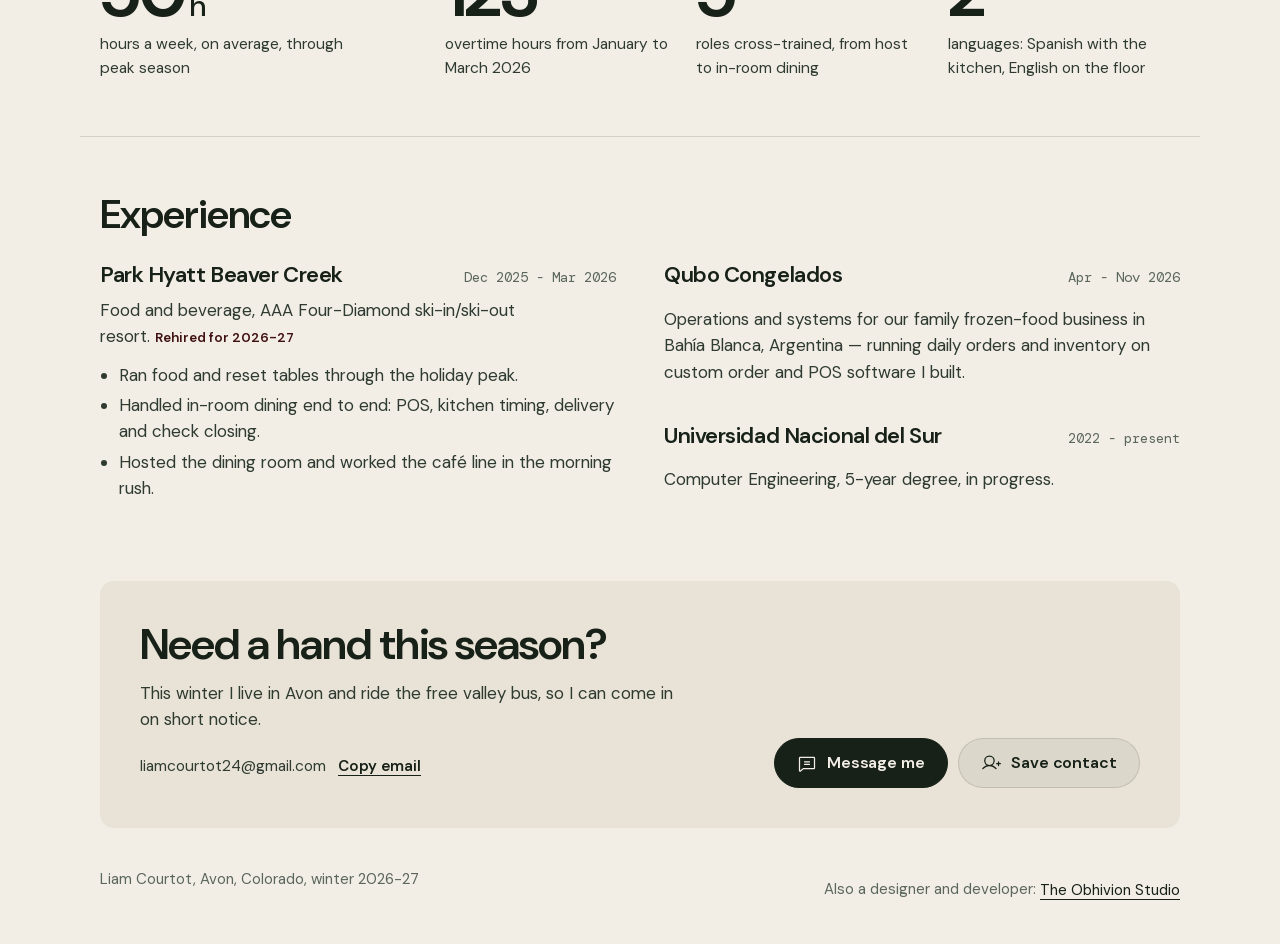
<file: work/index.html>
<!doctype html>
<html lang="en">
<head>
<meta charset="utf-8">
<meta name="viewport" content="width=device-width, initial-scale=1, viewport-fit=cover">
<title>Liam Courtot, server assistant and food runner</title>
<meta name="description" content="Rehired by Park Hyatt Beaver Creek for 2026-27. Available for 2 to 3 part-time shifts a week in the Vail Valley, through Easter.">
<meta name="theme-color" content="#F2EEE6" media="(prefers-color-scheme: light)">
<meta name="theme-color" content="#172118" media="(prefers-color-scheme: dark)">
<link rel="icon" href="../assets/favicon.svg" type="image/svg+xml">
<link rel="preload" href="../assets/fonts/dm-sans-400-700-latin.woff2" as="font" type="font/woff2" crossorigin>
<link rel="apple-touch-icon" href="../assets/apple-touch-icon.png">
<link rel="stylesheet" href="../assets/site.css">
<meta property="og:title" content="Liam Courtot, server assistant and food runner">
<meta property="og:description" content="Rehired by Park Hyatt Beaver Creek for 2026-27. Available for 2 to 3 part-time shifts a week in the Vail Valley, through Easter.">
<meta property="og:type" content="website">
<link rel="canonical" href="https://liamcourtot.github.io/work/">
<meta property="og:url" content="https://liamcourtot.github.io/work/">
<meta property="og:image" content="https://liamcourtot.github.io/assets/og.jpg">
<meta name="twitter:card" content="summary_large_image">
<style>
  .hero { display: grid; gap: 36px; padding-block: 28px 56px; }
  .hero-copy { display: grid; gap: 20px; align-content: start; }
  .greet { font-family: var(--mono); font-size: 15px; font-weight: 500; letter-spacing: .01em; color: var(--accent); }
  .hero h1 { font-size: clamp(38px, 6vw, 60px); letter-spacing: -.035em; max-width: 13ch; }
  .lede { font-size: 19px; color: var(--ink-soft); max-width: 42ch; }
  .hero-visual { position: relative; display: grid; justify-items: start; }
  .portrait { width: min(240px, 64vw); aspect-ratio: 418 / 504; height: auto; object-fit: cover; border-radius: var(--r); box-shadow: var(--shadow); background: var(--paper-2); }

  /* the season pass: availability set like a lift ticket */
  .pass {
    position: relative; width: calc(100% - 28px); max-width: 360px; margin-top: -40px; margin-left: 28px;
    background: var(--surface); border: 1px solid var(--line); border-radius: var(--r); box-shadow: var(--shadow);
    padding: 16px 18px 16px 26px;
    -webkit-mask: radial-gradient(circle 7px at 0 50%, transparent 98%, #000) ;
            mask: radial-gradient(circle 7px at 0 50%, transparent 98%, #000);
  }
  .pass-head { display: flex; justify-content: space-between; gap: 12px; align-items: baseline; padding-bottom: 10px; margin-bottom: 10px; border-bottom: 1px dashed var(--line); }
  .pass-head b { font-weight: 600; font-size: 16px; color: var(--accent); }
  .pass-head span { font-family: var(--mono); font-size: 13px; color: var(--muted); }
  .pass dl { margin: 0; display: grid; grid-template-columns: auto minmax(0, 1fr); gap: 6px 16px; font-size: 15.5px; }
  .pass dt { color: var(--muted); }
  .pass dd { margin: 0; font-weight: 500; }
  .pass-foot { margin-top: 12px; font-size: 14px; color: var(--muted); }

  section.block { padding-block: 56px; border-top: 1px solid var(--line); display: grid; gap: 28px; }
  section.block h2 { font-size: clamp(28px, 4.4vw, 40px); }

  .stats { display: grid; grid-template-columns: repeat(2, minmax(0, 1fr)); gap: 28px 20px; margin: 0; }
  .stats div { display: grid; gap: 6px; align-content: start; }
  .stats dt { order: 2; font-size: 15.5px; color: var(--ink-soft); max-width: 24ch; }
  .stats dd { order: 1; margin: 0; font-size: clamp(48px, 8vw, 72px); font-weight: 600; letter-spacing: -.04em; line-height: .95; font-variant-numeric: tabular-nums; }
  .stats dd small { font-size: .42em; letter-spacing: -.01em; margin-left: 4px; font-weight: 500; }

  .jobs { display: grid; gap: 30px; }
  .job { display: grid; gap: 8px; }
  .job-top { display: flex; flex-wrap: wrap; justify-content: space-between; gap: 2px 16px; align-items: baseline; }
  .job h3 { font-size: 22px; letter-spacing: -.02em; }
  .job .when { font-family: var(--mono); font-size: 14px; color: var(--muted); }
  .job .what { color: var(--ink-soft); }
  .job ul { margin: 4px 0 0; padding-left: 1.1em; display: grid; gap: 4px; color: var(--ink-soft); max-width: 62ch; }
  .tag { display: inline-block; font-size: 13.5px; font-weight: 600; color: var(--accent); }

  video.intro { width: min(420px, 100%); aspect-ratio: 9 / 16; border-radius: var(--r); background: var(--paper-2); box-shadow: var(--shadow); }
  .refs { list-style: none; margin: 0; padding: 0; display: grid; gap: 16px; }
  .refs li { display: grid; gap: 2px; }
  .refs b { font-weight: 600; }
  .refs span { color: var(--ink-soft); }

  .chips { display: flex; flex-wrap: wrap; gap: 8px; }
  .chip { font: inherit; font-size: 15.5px; font-weight: 500; min-height: 44px; padding: 0 18px; border-radius: 999px; border: 1px solid var(--line); background: var(--ghost); color: var(--ink); cursor: pointer; transition: transform .18s cubic-bezier(.16, 1, .3, 1), background-color .18s; }
  .chip:hover { border-color: var(--ink); }
  .chip:active { transform: scale(.97); }
  .chip[aria-checked="true"] { background: var(--cta); color: var(--cta-ink); border-color: var(--cta); }
  .role-card { display: grid; gap: 16px; max-width: 68ch; }
  .role-sum { font-size: 18px; color: var(--ink-soft); }
  .role-hl { margin: 0; padding-left: 1.1em; display: grid; gap: 6px; }
  .role-skills { font-size: 15.5px; color: var(--muted); }
  .role-skills b { color: var(--ink); font-weight: 600; margin-right: 6px; }
  .resume { background: var(--surface); border: 1px solid var(--line); border-radius: var(--r); box-shadow: var(--shadow); padding: 24px 22px; display: grid; gap: 12px; max-width: 760px; scroll-margin-top: 16px; }
  .resume h3 { font-size: 28px; }
  .resume h4 { font-size: 13px; font-family: var(--mono); font-weight: 500; letter-spacing: .08em; text-transform: uppercase; color: var(--accent); margin: 12px 0 0; }
  .resume .r-sub, .resume .r-meta, .resume .r-title { color: var(--muted); font-size: 15.5px; }
  .resume .r-title { color: var(--ink-soft); font-style: italic; }
  .resume .r-top { display: flex; flex-wrap: wrap; justify-content: space-between; gap: 2px 12px; align-items: baseline; }
  .resume .r-top span { font-size: 14px; color: var(--muted); }
  .resume .r-job { display: grid; gap: 4px; }
  .resume ul { margin: 4px 0 0; padding-left: 1.1em; display: grid; gap: 4px; color: var(--ink-soft); }
  .resume .r-skills { columns: 2 220px; display: block; }
  .resume .r-dl { margin-top: 8px; }
  .contact { background: var(--paper-2); border-radius: var(--r); padding: 28px 22px; display: grid; gap: 18px; margin-block: 24px 0; }
  .contact h2 { font-size: clamp(30px, 5vw, 44px); }
  .contact p { color: var(--ink-soft); max-width: 46ch; }
  .mailline { display: flex; flex-wrap: wrap; gap: 6px 12px; align-items: center; font-size: 15.5px; color: var(--muted); }
  .linkbtn { font: inherit; font-size: 15px; font-weight: 600; color: var(--ink); background: none; border: 0; padding: 10px 0; min-height: 44px; cursor: pointer; text-decoration: underline; text-underline-offset: 4px; }

  @media (min-width: 860px) {
    .hero { grid-template-columns: minmax(0, 1.15fr) minmax(0, 1fr); gap: 48px; padding-block: 64px 80px; align-items: center; }
    .hero-visual { justify-items: end; }
    .portrait { width: 300px; }
    .pass { margin-top: -64px; }
    .pass { margin-left: 0; margin-right: 120px; }
    .stats { grid-template-columns: 1.4fr 1fr 1fr 1fr; }
    .split2 { display: grid; grid-template-columns: minmax(0, 1fr) minmax(0, 1fr); gap: 48px; }
    .contact { grid-template-columns: minmax(0, 1fr) auto; align-items: end; padding: 40px; }
  }
</style>
</head>
<body data-page="work">
<svg xmlns="http://www.w3.org/2000/svg" width="0" height="0" style="position:absolute" aria-hidden="true" focusable="false">
<symbol id="ic-wa" viewBox="0 0 256 256"><path d="M187.58,144.84l-32-16a8,8,0,0,0-8,.5l-14.69,9.8a40.55,40.55,0,0,1-16-16l9.8-14.69a8,8,0,0,0,.5-8l-16-32A8,8,0,0,0,104,64a40,40,0,0,0-40,40,88.1,88.1,0,0,0,88,88,40,40,0,0,0,40-40A8,8,0,0,0,187.58,144.84ZM152,176a72.08,72.08,0,0,1-72-72A24,24,0,0,1,99.29,80.46l11.48,23L101,118a8,8,0,0,0-.73,7.51,56.47,56.47,0,0,0,30.15,30.15A8,8,0,0,0,138,155l14.61-9.74,23,11.48A24,24,0,0,1,152,176ZM128,24A104,104,0,0,0,36.18,176.88L24.83,210.93a16,16,0,0,0,20.24,20.24l34.05-11.35A104,104,0,1,0,128,24Zm0,192a87.87,87.87,0,0,1-44.06-11.81,8,8,0,0,0-6.54-.67L40,216,52.47,178.6a8,8,0,0,0-.66-6.54A88,88,0,1,1,128,216Z"/></symbol>
<symbol id="ic-mail" viewBox="0 0 256 256"><path d="M224,48H32a8,8,0,0,0-8,8V192a16,16,0,0,0,16,16H216a16,16,0,0,0,16-16V56A8,8,0,0,0,224,48ZM203.43,64,128,133.15,52.57,64ZM216,192H40V74.19l82.59,75.71a8,8,0,0,0,10.82,0L216,74.19V192Z"/></symbol>
<symbol id="ic-phone" viewBox="0 0 256 256"><path d="M222.37,158.46l-47.11-21.11-.13-.06a16,16,0,0,0-15.17,1.4,8.12,8.12,0,0,0-.75.56L134.87,160c-15.42-7.49-31.34-23.29-38.83-38.51l20.78-24.71c.2-.25.39-.5.57-.77a16,16,0,0,0,1.32-15.06l0-.12L97.54,33.64a16,16,0,0,0-16.62-9.52A56.26,56.26,0,0,0,32,80c0,79.4,64.6,144,144,144a56.26,56.26,0,0,0,55.88-48.92A16,16,0,0,0,222.37,158.46ZM176,208A128.14,128.14,0,0,1,48,80,40.2,40.2,0,0,1,82.87,40a.61.61,0,0,0,0,.12l21,47L83.2,111.86a6.13,6.13,0,0,0-.57.77,16,16,0,0,0-1,15.7c9.06,18.53,27.73,37.06,46.46,46.11a16,16,0,0,0,15.75-1.14,8.44,8.44,0,0,0,.74-.56L168.89,152l47,21.05h0s.08,0,.11,0A40.21,40.21,0,0,1,176,208Z"/></symbol>
<symbol id="ic-li" viewBox="0 0 256 256"><path d="M216,24H40A16,16,0,0,0,24,40V216a16,16,0,0,0,16,16H216a16,16,0,0,0,16-16V40A16,16,0,0,0,216,24Zm0,192H40V40H216V216ZM96,112v64a8,8,0,0,1-16,0V112a8,8,0,0,1,16,0Zm88,28v36a8,8,0,0,1-16,0V140a20,20,0,0,0-40,0v36a8,8,0,0,1-16,0V112a8,8,0,0,1,15.79-1.78A36,36,0,0,1,184,140ZM100,84A12,12,0,1,1,88,72,12,12,0,0,1,100,84Z"/></symbol>
<symbol id="ic-ig" viewBox="0 0 256 256"><path d="M128,80a48,48,0,1,0,48,48A48.05,48.05,0,0,0,128,80Zm0,80a32,32,0,1,1,32-32A32,32,0,0,1,128,160ZM176,24H80A56.06,56.06,0,0,0,24,80v96a56.06,56.06,0,0,0,56,56h96a56.06,56.06,0,0,0,56-56V80A56.06,56.06,0,0,0,176,24Zm40,152a40,40,0,0,1-40,40H80a40,40,0,0,1-40-40V80A40,40,0,0,1,80,40h96a40,40,0,0,1,40,40ZM192,76a12,12,0,1,1-12-12A12,12,0,0,1,192,76Z"/></symbol>
<symbol id="ic-user" viewBox="0 0 256 256"><path d="M256,136a8,8,0,0,1-8,8H232v16a8,8,0,0,1-16,0V144H200a8,8,0,0,1,0-16h16V112a8,8,0,0,1,16,0v16h16A8,8,0,0,1,256,136Zm-57.87,58.85a8,8,0,0,1-12.26,10.3C165.75,181.19,138.09,168,108,168s-57.75,13.19-77.87,37.15a8,8,0,0,1-12.25-10.3c14.94-17.78,33.52-30.41,54.17-37.17a68,68,0,1,1,71.9,0C164.6,164.44,183.18,177.07,198.13,194.85ZM108,152a52,52,0,1,0-52-52A52.06,52.06,0,0,0,108,152Z"/></symbol>
<symbol id="ic-dl" viewBox="0 0 256 256"><path d="M224,144v64a8,8,0,0,1-8,8H40a8,8,0,0,1-8-8V144a8,8,0,0,1,16,0v56H208V144a8,8,0,0,1,16,0Zm-101.66,5.66a8,8,0,0,0,11.32,0l40-40a8,8,0,0,0-11.32-11.32L136,124.69V32a8,8,0,0,0-16,0v92.69L93.66,98.34a8,8,0,0,0-11.32,11.32Z"/></symbol>
<symbol id="ic-up" viewBox="0 0 256 256"><path d="M200,64V168a8,8,0,0,1-16,0V83.31L69.66,197.66a8,8,0,0,1-11.32-11.32L172.69,72H88a8,8,0,0,1,0-16H192A8,8,0,0,1,200,64Z"/></symbol>
<symbol id="ic-arrow" viewBox="0 0 256 256"><path d="M221.66,133.66l-72,72a8,8,0,0,1-11.32-11.32L196.69,136H40a8,8,0,0,1,0-16H196.69L138.34,61.66a8,8,0,0,1,11.32-11.32l72,72A8,8,0,0,1,221.66,133.66Z"/></symbol>
<symbol id="ic-chat" viewBox="0 0 256 256"><path d="M216,48H40A16,16,0,0,0,24,64V224a15.85,15.85,0,0,0,9.24,14.5A16.13,16.13,0,0,0,40,240a15.89,15.89,0,0,0,10.25-3.78l.09-.07L83,208H216a16,16,0,0,0,16-16V64A16,16,0,0,0,216,48ZM40,224h0ZM216,192H80a8,8,0,0,0-5.23,1.95L40,224V64H216ZM88,112a8,8,0,0,1,8-8h64a8,8,0,0,1,0,16H96A8,8,0,0,1,88,112Zm0,32a8,8,0,0,1,8-8h64a8,8,0,1,1,0,16H96A8,8,0,0,1,88,144Z"/></symbol>
</svg>

<a class="skip" href="#main">Skip to content</a>
<header class="bar"><div class="wrap"><a class="wordmark" href="../">Liam Courtot</a></div></header>

<main id="main">
  <section class="wrap hero">
    <div class="hero-copy">
      <p class="greet rise" id="greet" hidden>For the <span id="greet-place"></span> team</p>
      <h1 id="hero-h1">Server assistant and food runner.</h1>
      <p class="lede rise" style="--i:2">Rehired by Park Hyatt Beaver Creek for a second winter. Available for 2 to 3 part-time shifts a week, through Easter.</p>
      <div class="btns rise" style="--i:3">
        <a class="btn primary" data-msg href="#"><svg class="icon" aria-hidden="true"><use href="#ic-chat"/></svg>Message me</a>
        <a class="btn" id="hero-pdf" href="../resume/Liam-Courtot-Resume.pdf" download><svg class="icon" aria-hidden="true"><use href="#ic-dl"/></svg>Resume (PDF)</a>
      </div>
    </div>
    <div class="hero-visual">
      <img class="portrait" src="../assets/liam-portrait.jpg" width="418" height="504" alt="Liam Courtot" fetchpriority="high" decoding="async">
      <aside class="pass rise" style="--i:3" aria-label="Availability this winter">
        <div class="pass-head"><b>Winter 2026-27</b><span>J-1 · CCUSA</span></div>
        <dl>
          <dt>Shifts</dt><dd>2 to 3 a week, part-time</dd>
          <dt>When</dt><dd>Evenings and days off</dd>
          <dt>From</dt><dd class="mono">Mid-December 2026</dd>
          <dt>Through</dt><dd class="mono">March 28, 2027</dd>
        </dl>
        <p class="pass-foot">My sponsor approves the job before my first shift. I handle the paperwork.</p>
      </aside>
    </div>
  </section>

  <section class="wrap block" id="roles" aria-labelledby="h-roles">
    <h2 id="h-roles">What are you hiring for?</h2>
    <div class="chips" id="role-chips" role="radiogroup" aria-labelledby="h-roles"></div>
    <div class="role-card" aria-live="polite">
      <p class="role-sum" id="role-sum"></p>
      <ul class="role-hl" id="role-hl"></ul>
      <p class="role-skills"><b>Skills</b> <span id="role-skills"></span></p>
      <div class="btns"><button class="btn primary" type="button" id="role-view" aria-expanded="false" aria-controls="resume">View full resume</button></div>
    </div>
    <article class="resume" id="resume" hidden aria-label="Full resume"></article>
  </section>

  <section class="wrap block" aria-labelledby="h-numbers">
    <h2 id="h-numbers">Last season, in numbers</h2>
    <dl class="stats">
      <div><dt>hours a week, on average, through peak season</dt><dd>50<small>h</small></dd></div>
      <div><dt>overtime hours from January to March 2026</dt><dd>123</dd></div>
      <div><dt>roles cross-trained, from host to in-room dining</dt><dd>5</dd></div>
      <div><dt>languages: Spanish with the kitchen, English on the floor</dt><dd>2</dd></div>
    </dl>
  </section>

  <section class="wrap block" aria-labelledby="h-exp">
    <h2 id="h-exp">Experience</h2>
    <div class="jobs split2">
      <article class="job">
        <div class="job-top"><h3>Park Hyatt Beaver Creek</h3><span class="when">Dec 2025 - Mar 2026</span></div>
        <p class="what">Food and beverage, AAA Four-Diamond ski-in/ski-out resort. <span class="tag">Rehired for 2026-27</span></p>
        <ul>
          <li>Ran food and reset tables through the holiday peak.</li>
          <li>Handled in-room dining end to end: POS, kitchen timing, delivery and check closing.</li>
          <li>Hosted the dining room and worked the café line in the morning rush.</li>
        </ul>
      </article>
      <div class="jobs">
        <article class="job">
          <div class="job-top"><h3>Qubo Congelados</h3><span class="when">Apr - Nov 2026</span></div>
          <p class="what">Operations and systems for our family frozen-food business in Bahía Blanca, Argentina — running daily orders and inventory on custom order and POS software I built.</p>
        </article>
        <article class="job">
          <div class="job-top"><h3>Universidad Nacional del Sur</h3><span class="when">2022 - present</span></div>
          <p class="what">Computer Engineering, 5-year degree, in progress.</p>
        </article>
      </div>
    </div>
  </section>

  <section class="wrap block" data-if="videoWork" hidden aria-labelledby="h-video">
    <h2 id="h-video">Hi, I'm Liam</h2>
    <video class="intro" id="intro-video" controls playsinline preload="metadata"></video>
  </section>

  <section class="wrap block" data-if="references" hidden aria-labelledby="h-refs">
    <h2 id="h-refs">References</h2>
    <ul class="refs" id="refs-list"></ul>
  </section>

  <section class="wrap">
    <div class="contact">
      <div style="display:grid;gap:12px">
        <h2>Need a hand this season?</h2>
        <p>This winter I live in Avon and ride the free valley bus, so I can come in on short notice.</p>
        <p class="mailline"><span data-email data-email-text></span><button class="linkbtn" type="button" data-copy-email>Copy email</button></p>
      </div>
      <div class="btns">
        <a class="btn primary" data-msg href="#"><svg class="icon" aria-hidden="true"><use href="#ic-chat"/></svg>Message me</a>
        <a class="btn" href="../liam-courtot.vcf" download="Liam Courtot.vcf"><svg class="icon" aria-hidden="true"><use href="#ic-user"/></svg>Save contact</a>
      </div>
    </div>
  </section>
</main>

<footer class="foot"><div class="wrap">
  <span>Liam Courtot, Avon, Colorado, winter 2026-27</span>
  <span>Also a designer and developer: <a href="../studio/" data-studio>The Obhivion Studio</a></span>
</div></footer>

<script src="../assets/config.js"></script>
<script src="../assets/site.js"></script>
<script src="../assets/roles.js"></script>
<script src="../assets/work.js"></script>
</body>
</html>
</file>
<file: assets/site.css>
/*
  Liam Courtot · personal site
  Design read: a personal card and short resume for seasonal hospitality managers
  (phone, quick scan) and a studio page for future clients. Trust-first, calm.
  Dials: variance 6 · motion 3 · density 4.
  Brand: The Obhivion Studio palette (Papel + Black Emerald, English Breakfast only
  on paper, Latón on green). Type: DM Sans + DM Mono (Liam's favourite sans).
  Shape rule: surfaces 14px, every interactive control is a full pill.
*/
@font-face { font-family: 'DM Mono'; font-style: normal; font-weight: 400; font-display: swap; src: url('fonts/dm-mono-400-latin.woff2') format('woff2'); unicode-range: U+0000-00FF, U+0131, U+0152-0153, U+02BB-02BC, U+02C6, U+02DA, U+02DC, U+0304, U+0308, U+0329, U+2000-206F, U+20AC, U+2122, U+2191, U+2193, U+2212, U+2215, U+FEFF, U+FFFD; }
@font-face { font-family: 'DM Mono'; font-style: normal; font-weight: 500; font-display: swap; src: url('fonts/dm-mono-500-latin.woff2') format('woff2'); unicode-range: U+0000-00FF, U+0131, U+0152-0153, U+02BB-02BC, U+02C6, U+02DA, U+02DC, U+0304, U+0308, U+0329, U+2000-206F, U+20AC, U+2122, U+2191, U+2193, U+2212, U+2215, U+FEFF, U+FFFD; }
@font-face { font-family: 'DM Sans'; font-style: normal; font-weight: 400 700; font-display: swap; src: url('fonts/dm-sans-400-700-latin.woff2') format('woff2'); unicode-range: U+0000-00FF, U+0131, U+0152-0153, U+02BB-02BC, U+02C6, U+02DA, U+02DC, U+0304, U+0308, U+0329, U+2000-206F, U+20AC, U+2122, U+2191, U+2193, U+2212, U+2215, U+FEFF, U+FFFD; }

:root {
  --paper: #F2EEE6;
  --paper-2: #E9E3D7;
  --surface: #F8F6F1;
  --ink: #172118;
  --ink-soft: #2F3B31;
  --muted: #5B675C;
  --line: rgba(23, 33, 24, .14);
  --accent: #411112;
  --cta: #172118;
  --cta-ink: #F2EEE6;
  --ghost: rgba(23, 33, 24, .06);
  --shadow: 0 1px 2px rgba(23, 33, 24, .08), 0 18px 40px -22px rgba(23, 33, 24, .45);
  --grain: .045;
  --grain-blend: multiply;
  --r: 14px;
  --sans: "DM Sans", ui-sans-serif, system-ui, -apple-system, "Segoe UI", Roboto, sans-serif;
  --mono: "DM Mono", ui-monospace, "SF Mono", Menlo, Consolas, monospace;
  --gutter: max(20px, env(safe-area-inset-left, 0px));
  color-scheme: light;
}
@media (prefers-color-scheme: dark) {
  :root {
    --paper: #172118;
    --paper-2: #1C281D;
    --surface: #1F2C21;
    --ink: #F2EEE6;
    --ink-soft: #DCD6CA;
    --muted: #B5AE9F;
    --line: rgba(242, 238, 230, .14);
    --accent: #B08A50;
    --cta: #F2EEE6;
    --cta-ink: #172118;
    --ghost: rgba(242, 238, 230, .07);
    --shadow: 0 1px 2px rgba(0, 0, 0, .35), 0 22px 48px -24px rgba(0, 0, 0, .8);
    --grain: .04;
    --grain-blend: soft-light;
    color-scheme: dark;
  }
}

*, *::before, *::after { box-sizing: border-box; }
html { -webkit-text-size-adjust: 100%; text-size-adjust: 100%; }
body {
  margin: 0;
  background: var(--paper);
  color: var(--ink);
  font-family: var(--sans);
  font-size: 17px;
  line-height: 1.55;
  font-optical-sizing: auto;
  -webkit-font-smoothing: antialiased;
  min-height: 100dvh;
}
/* paper grain: fixed, never on a scrolling layer */
body::after {
  content: "";
  position: fixed;
  inset: 0;
  pointer-events: none;
  z-index: 100;
  opacity: var(--grain);
  mix-blend-mode: var(--grain-blend);
  background-image: url("data:image/svg+xml;utf8,<svg xmlns='http://www.w3.org/2000/svg' width='220' height='220'><filter id='n'><feTurbulence type='fractalNoise' baseFrequency='.85' numOctaves='3' stitchTiles='stitch'/><feColorMatrix values='0 0 0 0 0  0 0 0 0 0  0 0 0 0 0  0 0 0 .7 0'/></filter><rect width='100%' height='100%' filter='url(%23n)'/></svg>");
}
[hidden] { display: none !important; }
img { max-width: 100%; display: block; }
a { color: inherit; }
h1, h2, h3 { margin: 0; font-weight: 600; letter-spacing: -.025em; line-height: 1.05; text-wrap: balance; }
p { margin: 0; text-wrap: pretty; }
.mono { font-family: var(--mono); font-feature-settings: "zero" 0; letter-spacing: 0; }
.muted { color: var(--muted); }
.icon { width: 1.25em; height: 1.25em; flex: none; fill: currentColor; }
:focus-visible { outline: 2px solid var(--accent); outline-offset: 3px; border-radius: 6px; }
.skip { position: absolute; left: -9999px; }
.skip:focus { left: var(--gutter); top: 12px; z-index: 200; background: var(--surface); padding: 8px 14px; border-radius: 999px; }

.wrap {
  width: 100%;
  max-width: 1120px;
  margin: 0 auto;
  padding-left: max(20px, env(safe-area-inset-left, 0px));
  padding-right: max(20px, env(safe-area-inset-right, 0px));
}

/* top bar */
.bar { padding-block: 18px 0; }
.bar .wrap { display: flex; align-items: center; justify-content: space-between; gap: 16px; min-height: 44px; }
.wordmark { display: inline-flex; align-items: center; min-height: 44px; font-weight: 600; font-size: 17px; letter-spacing: -.01em; text-decoration: none; }
.wordmark:hover { text-decoration: underline; text-underline-offset: 4px; }
.lang {
  font: inherit; font-size: 14px; font-weight: 500; cursor: pointer;
  color: var(--ink); background: var(--ghost); border: 1px solid var(--line);
  border-radius: 999px; padding: 8px 16px; min-height: 44px;
}
.lang:hover { border-color: var(--ink); }

/* buttons: every control is a pill */
.btns { display: flex; flex-wrap: wrap; gap: 10px; }
.btn {
  display: inline-flex; align-items: center; justify-content: center; gap: 10px;
  min-height: 50px; padding: 0 22px;
  border-radius: 999px; border: 1px solid var(--line);
  font: inherit; font-size: 16px; font-weight: 600; letter-spacing: -.005em; white-space: nowrap;
  text-decoration: none; cursor: pointer;
  color: var(--ink); background: var(--ghost);
  transition: transform .18s cubic-bezier(.16, 1, .3, 1), background-color .18s, border-color .18s;
}
.btn:hover { border-color: var(--ink); }
.btn:active { transform: scale(.98); }
.btn.primary { background: var(--cta); color: var(--cta-ink); border-color: var(--cta); }
.btn.primary:hover { background: var(--ink-soft); border-color: var(--ink-soft); }
.btn.block { width: 100%; }

/* bilingual blocks: html[lang] decides which one shows */
html[lang="es"] [data-l="en"], html[lang="en"] [data-l="es"] { display: none !important; }

/* entry motion, only when the visitor allows it */
@media (prefers-reduced-motion: no-preference) {
  .rise { animation: rise .7s cubic-bezier(.16, 1, .3, 1) both; animation-delay: calc(var(--i, 0) * 70ms); }
  @keyframes rise { from { opacity: 0; transform: translateY(14px); } to { opacity: 1; transform: none; } }
}

.foot { padding-block: 40px calc(32px + env(safe-area-inset-bottom, 0px)); font-size: 15px; color: var(--muted); }
.foot .wrap { display: flex; flex-wrap: wrap; justify-content: space-between; gap: 10px 24px; }
.foot a { color: var(--ink); text-underline-offset: 4px; display: inline-flex; align-items: center; min-height: 44px; }

.toast {
  position: fixed; left: 50%; transform: translateX(-50%);
  bottom: calc(20px + env(safe-area-inset-bottom, 0px));
  background: var(--cta); color: var(--cta-ink);
  padding: 10px 18px; border-radius: 999px; font-size: 15px; font-weight: 500; z-index: 150;
  max-width: calc(100vw - 32px);
}
</file>
